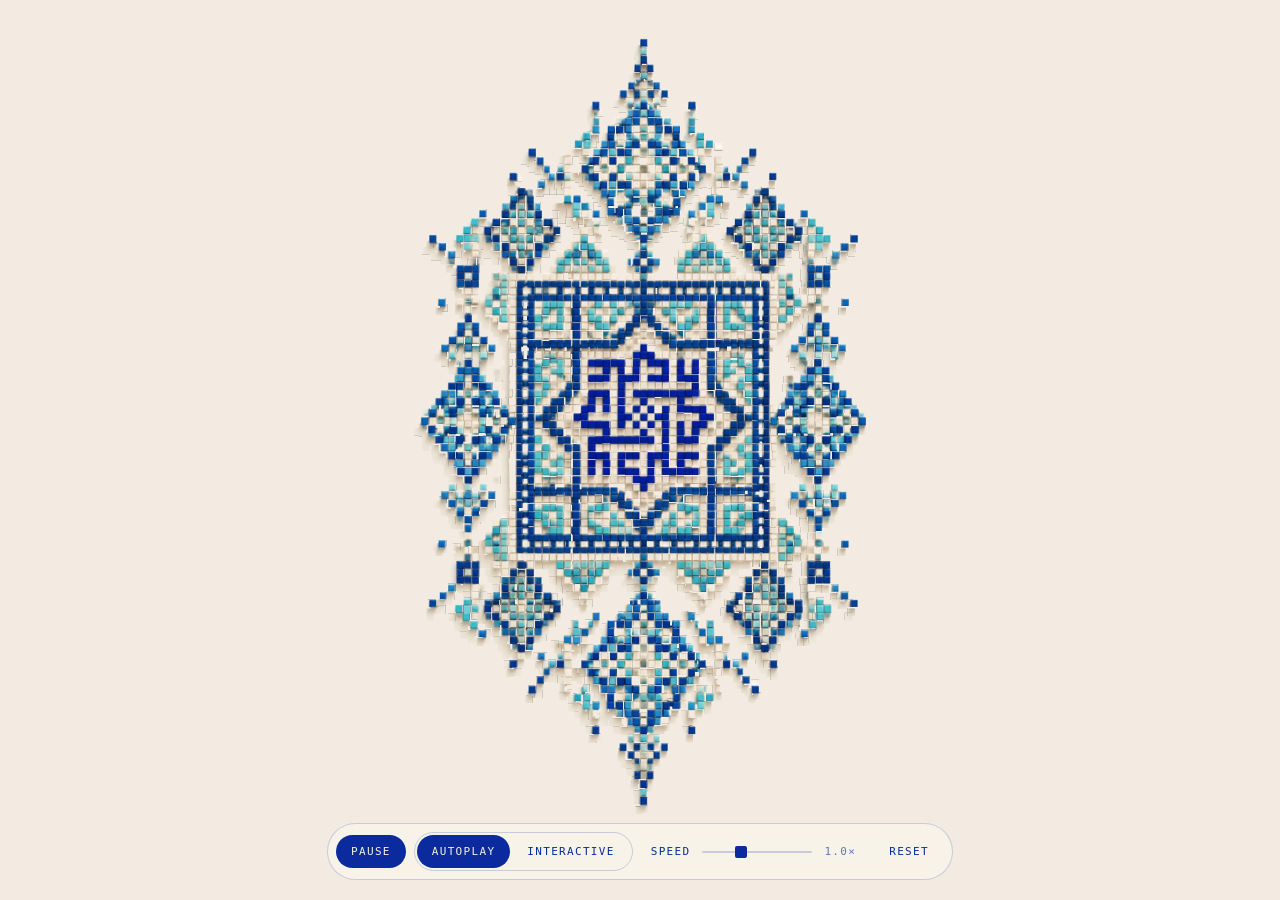
<file: first.html>
<!doctype html>
<html lang="en">
<head>
<meta charset="utf-8">
<meta name="viewport" content="width=device-width, initial-scale=1, viewport-fit=cover">
<title>Mosaic — Uzbek tile study</title>
<meta name="description" content="An Uzbek geometric ornament built from 3,400 individual ceramic tiles that dissolve into a swirling system and reassemble.">
<style>
  :root {
    --bg: #f3ebe2;
    --ink: #0a2a9e;
    --ink-soft: rgba(10, 42, 158, .62);
    --line: rgba(10, 42, 158, .2);
    --pill: rgba(250, 245, 236, .72);
    --mono: "Geist Mono", ui-monospace, "SF Mono", Menlo, Consolas, monospace;
  }
  * { box-sizing: border-box; }
  html, body { margin: 0; height: 100%; background: var(--bg); overflow: hidden; }
  body { font-family: var(--mono); color: var(--ink); -webkit-font-smoothing: antialiased; }
  canvas { position: fixed; inset: 0; width: 100%; height: 100%; display: block; touch-action: none; cursor: crosshair; }

  .hud { position: fixed; inset: 0; pointer-events: none; padding: 20px 20px calc(20px + env(safe-area-inset-bottom)); display: flex; flex-direction: column; justify-content: flex-end; }

  .bar { pointer-events: auto; align-self: center; display: flex; flex-wrap: wrap; justify-content: center; align-items: center; gap: 8px; padding: 8px; border: 1px solid var(--line); border-radius: 999px; background: var(--pill); -webkit-backdrop-filter: blur(14px); backdrop-filter: blur(14px); max-width: 100%; }
  button { font: inherit; font-size: 11px; letter-spacing: .12em; text-transform: uppercase; color: var(--ink); background: transparent; border: 1px solid transparent; border-radius: 999px; padding: 9px 14px; cursor: pointer; transition: background .2s, color .2s, border-color .2s; }
  button:hover { border-color: var(--line); }
  button:focus-visible, input:focus-visible { outline: 2px solid var(--ink); outline-offset: 2px; }
  button[aria-pressed="true"] { background: var(--ink); color: #f6efe4; }
  .seg { display: flex; gap: 2px; border: 1px solid var(--line); border-radius: 999px; padding: 2px; }
  .speed { display: flex; align-items: center; gap: 10px; font-size: 11px; letter-spacing: .12em; text-transform: uppercase; padding: 0 10px; }
  .speed output { min-width: 3.4ch; text-align: right; color: var(--ink-soft); }
  input[type=range] { -webkit-appearance: none; appearance: none; width: 110px; height: 2px; background: var(--line); border-radius: 2px; outline-offset: 6px; }
  input[type=range]::-webkit-slider-thumb { -webkit-appearance: none; width: 12px; height: 12px; border-radius: 2px; background: var(--ink); cursor: pointer; }
  input[type=range]::-moz-range-thumb { width: 12px; height: 12px; border: 0; border-radius: 2px; background: var(--ink); cursor: pointer; }

  @media (max-width: 640px) {
    .hud { padding: 14px 14px calc(14px + env(safe-area-inset-bottom)); }
    .bar { border-radius: 22px; }
    .speed { order: 5; width: 100%; justify-content: center; padding-bottom: 4px; }
    input[type=range] { width: 160px; }
  }
  .sr { position: absolute; width: 1px; height: 1px; overflow: hidden; clip: rect(0 0 0 0); white-space: nowrap; }
</style>
</head>
<body>
<canvas id="c" aria-label="Interactive mosaic of ceramic tiles forming an Uzbek geometric ornament" role="img"></canvas>

<div class="hud">
  <div class="bar" role="toolbar" aria-label="Animation controls">
    <button id="play" type="button" aria-pressed="true" title="Play / pause (Space)">Pause</button>
    <div class="seg" role="group" aria-label="Mode">
      <button id="mAuto" type="button" aria-pressed="true" title="Loops on its own (M)">Autoplay</button>
      <button id="mInt" type="button" aria-pressed="false" title="Rests assembled; hover and click to play (M)">Interactive</button>
    </div>
    <label class="speed"><span>Speed</span>
      <input id="speed" type="range" min="0.25" max="2.5" step="0.05" value="1" aria-label="Animation speed">
      <output id="speedOut" for="speed">1.0×</output>
    </label>
    <button id="reset" type="button" title="Return to the assembled mosaic (R)">Reset</button>
  </div>
</div>

<script src="vendor/three.min.js"></script>
<script src="tiles.js"></script>
<script src="mosaic-image.js"></script>
<script src="app.js"></script>
</body>
</html>
</file>
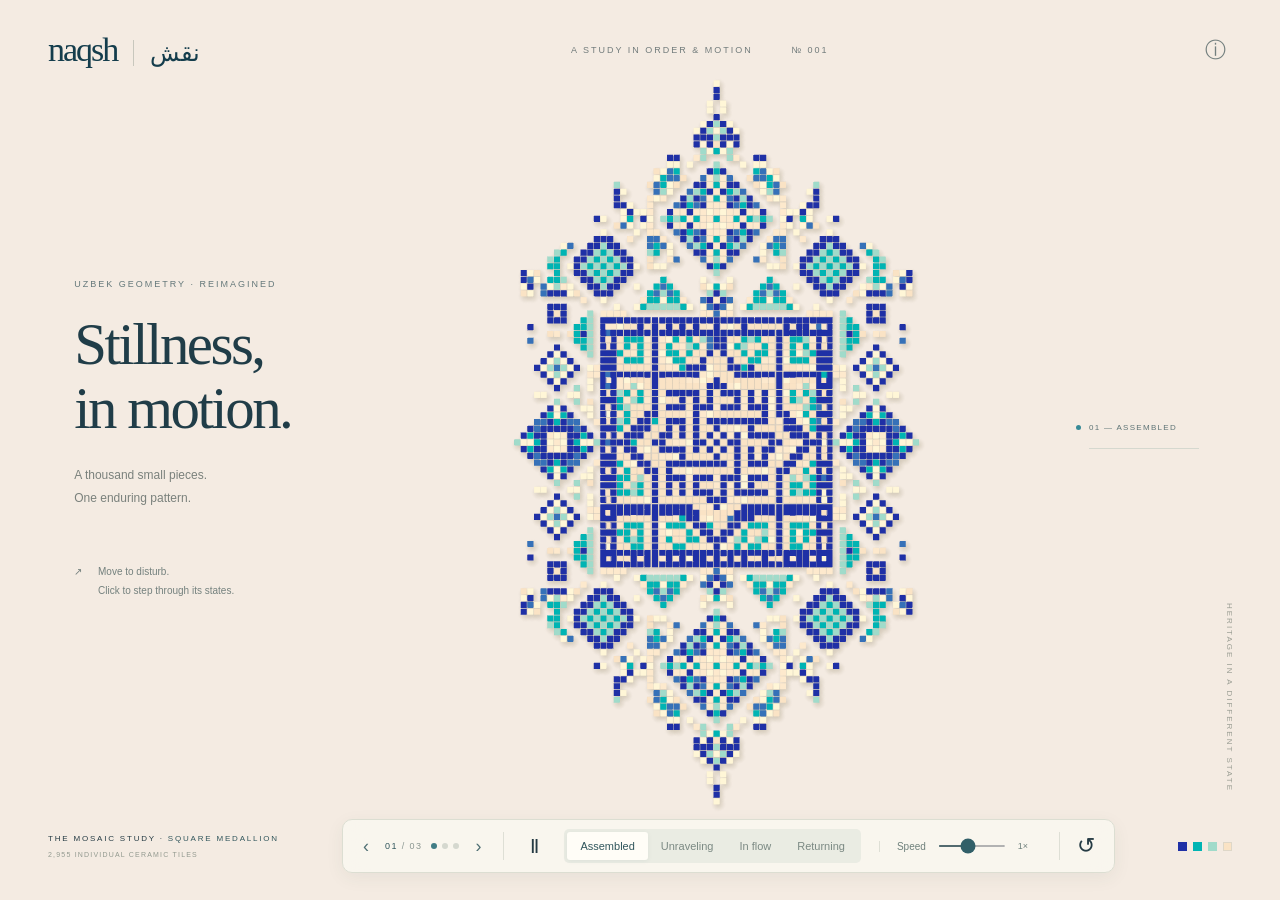
<file: naqsh/index.studio.html>
<!doctype html><html lang="en"><head><meta charset="utf-8"><meta name="viewport" content="width=device-width,initial-scale=1"><meta name="theme-color" content="#f4ebe2"><meta name="description" content="An interactive study of Uzbek ornament: individual ceramic tiles flowing between geometry and motion."><title>Naqsh — Mosaic in Motion</title><link rel="stylesheet" href="style.studio.css"></head><body>
<header><a class="wordmark" href="./">naqsh<span>نقش</span></a><span class="edition">A STUDY IN ORDER & MOTION <i>№ 001</i></span><button id="info" aria-label="About this study">ⓘ</button></header>
<main><div class="intro"><div class="eyebrow">UZBEK GEOMETRY · REIMAGINED</div><h1>Stillness,<br>in motion.</h1><p>A thousand small pieces.<br>One enduring pattern.</p><div class="hint"><span>↗</span> Move to disturb.<br><span></span> Click to step through its states.</div></div><canvas id="scene" aria-label="Interactive blue, turquoise and ivory Uzbek mosaic. Move your pointer to displace tiles or click to step to the next state."></canvas><div class="phase"><span class="dot"></span><span id="phase">01 — ASSEMBLED</span><div class="track"><b id="progress"></b></div></div><div class="side-label">HERITAGE IN A DIFFERENT STATE</div><div id="error" hidden>WebGL is unavailable in this browser. Please open this study in a browser with hardware acceleration enabled.</div></main>
<footer><div class="caption">THE MOSAIC STUDY · <b id="ornamentName"></b><span id="count">INDIVIDUAL CERAMIC TILES</span></div><div class="controls"><div class="ornaments" role="group" aria-label="Ornament"><button id="prevOrnament" aria-label="Previous ornament" title="Previous ornament (←)">‹</button><span class="index"><b id="ornamentIndex">01</b> <span id="ornamentTotal">/ 02</span></span><span id="ornamentDots" class="dots"></span><button id="nextOrnament" aria-label="Next ornament" title="Next ornament (→)">›</button></div><button id="play" aria-label="Pause animation">Ⅱ</button><div class="segmented states" id="states" role="group" aria-label="State"></div><label class="speed">Speed <input id="speed" type="range" min="0.25" max="2" step="0.25" value="1"><output id="speedValue">1×</output></label><button id="reset" aria-label="Reset mosaic to assembled state" title="Reset mosaic">↺</button></div><span class="palette"><i></i><i></i><i></i><i></i></span></footer>
<dialog id="about"><button id="close" aria-label="Close about">×</button><div class="eyebrow">ABOUT THE STUDY</div><h2>Geometry remembers.</h2><p>Drawn from the supplied Uzbek ornament, each ceramic square keeps its own place in the pattern. A traveling wave loosens the geometry into curved streams before every piece finds its way home.</p><p>Move over the mosaic to disturb its surface. Choose a state below — assembled, unraveling, in flow or returning — or click the mosaic to step to the next one. Keys 1–4 select a state; ← → switch ornaments.</p><small>Reduced motion follows your system preference.</small></dialog><script type="module" src="app.studio.js"></script></body></html>
</file>
<file: naqsh/style.studio.css>
:root{font-family:Arial,Helvetica,sans-serif;color:#253b44;background:#f4ebe2;font-synthesis:none}*{box-sizing:border-box}body{margin:0;overflow:hidden}button,a,input{-webkit-tap-highlight-color:transparent}button{font:inherit;cursor:pointer;color:inherit}button:focus-visible,a:focus-visible,input:focus-visible{outline:2px solid #167f93;outline-offset:5px}header{position:fixed;z-index:2;top:0;left:0;right:0;height:100px;padding:0 48px;display:flex;align-items:center;justify-content:space-between;pointer-events:none}header>*{pointer-events:auto}.wordmark{text-decoration:none;color:#143d4c;font-family:Georgia,serif;font-size:34px;letter-spacing:-2px}.wordmark span{margin-left:16px;padding-left:16px;border-left:1px solid #c8c7bd;font-size:24px;letter-spacing:0}.edition{font-size:9px;letter-spacing:2px;color:#727c7c}.edition i{font-style:normal;margin-left:34px}#info{border:0;background:none;font-size:21px;color:#737f7e}main,canvas{position:absolute;inset:0;width:100%;height:100%}canvas{touch-action:none}.intro{position:absolute;z-index:1;left:5.8%;top:31%;pointer-events:none}.eyebrow{font-size:9px;letter-spacing:2px;color:#64787a}h1{font:normal clamp(38px,4.6vw,72px)/1.08 Georgia,serif;letter-spacing:-2.5px;margin:24px 0;color:#203d48}.intro p{font-size:12px;line-height:1.9;color:#7a817c}.hint{margin-top:52px;font-size:10px;line-height:1.9;color:#74817e}.hint span{display:inline-block;width:21px}.phase{position:absolute;right:5%;top:47%;width:140px;font-size:8px;letter-spacing:1.3px;color:#5e7476;pointer-events:none}.dot{display:inline-block;width:5px;height:5px;background:#368a97;border-radius:50%;margin-right:8px}.track{height:1px;background:#d5d8cf;margin:16px 0 0 13px;width:110px}.track b{display:block;height:1px;background:#417d85;width:0}.side-label{position:absolute;right:46px;top:67%;writing-mode:vertical-rl;font-size:8px;letter-spacing:2px;color:#9b9e94}footer{position:fixed;bottom:0;left:0;right:0;z-index:2;display:flex;justify-content:space-between;align-items:center;padding:27px 48px}.caption{font-size:8px;letter-spacing:1.8px}.caption span{display:block;margin-top:8px;font-size:7px;letter-spacing:1.2px;color:#92998f}.controls{display:flex;align-items:center;gap:18px;background:#faf7f0dc;border:1px solid #dcded2;border-radius:10px;padding:9px 13px;box-shadow:0 5px 18px #284b4010;backdrop-filter:blur(12px)}.controls button{border:0;background:none;font-size:11px}.controls #play{font-size:19px;width:24px;height:28px}.segmented{background:#eaece3;border-radius:5px;padding:3px;display:flex}.segmented button{padding:8px 13px;border-radius:3px;color:#7b8983}.segmented .selected{background:#fffdf7;color:#31565c;box-shadow:0 1px 5px #203d4810}.speed{border-left:1px solid #dedfd5;padding-left:17px;display:flex;align-items:center;gap:10px;font-size:10px;color:#6f807b}.speed input{width:68px;accent-color:#315f68;height:2px}.speed output{width:23px;font-size:9px}.controls #reset{font-size:22px;border-left:1px solid #dedfd5;padding-left:17px}.palette{display:flex;gap:6px}.palette i{width:9px;height:9px;background:#1f30a6}.palette i:nth-child(2){background:#00b4b3}.palette i:nth-child(3){background:#a0dbca}.palette i:nth-child(4){background:#fae3c5;border:1px solid #ded7c8}.caption b{font-weight:normal;color:#31565c}.ornaments{display:flex;align-items:center;gap:9px;border-right:1px solid #dedfd5;padding-right:15px;color:#31565c}.ornaments button{font-size:18px;line-height:1;width:20px;height:28px;color:#4f6f73}.ornaments .index{font-size:9px;letter-spacing:1.4px;color:#8a9690;white-space:nowrap}.ornaments .index b{font-weight:normal;color:#31565c}.dots{display:flex;gap:5px}.controls .dots button{width:6px;height:6px;padding:0;border-radius:50%;background:#d5d8cf}.controls .dots button.selected{background:#417d85}.states .n{display:none;font-size:9px;letter-spacing:1px}dialog{max-width:440px;border:1px solid #d5d7cb;border-radius:10px;background:#f8f4eb;color:#34545a;padding:40px;box-shadow:0 30px 100px #163c4030}dialog::backdrop{background:#f4ebe280;backdrop-filter:blur(7px)}dialog h2{font:32px Georgia,serif}dialog p{font-size:13px;line-height:1.9}dialog small{font-size:10px;color:#83918b}#close{position:absolute;right:15px;top:10px;border:0;background:none;font-size:24px}#error{position:absolute;top:50%;left:35%;width:40%;padding:30px;background:#fff9ed}@media(max-width:760px){header{height:75px;padding:0 24px}.wordmark{font-size:28px}.edition{font-size:7px;letter-spacing:1px}.edition i{display:none}.intro{top:100px;left:25px}.intro .eyebrow{font-size:7px}h1{font-size:34px;margin:13px 0;letter-spacing:-1px}.intro p,.hint{display:none}.phase{top:auto;bottom:112px;right:25px;width:120px;font-size:7px}.side-label{display:none}footer{padding:18px 14px;justify-content:center}.caption,.palette{display:none}.controls{gap:10px;padding:8px}.segmented button{padding:8px 10px}.speed{padding-left:10px;gap:6px}.speed input{width:45px}.controls #reset{padding-left:10px}.controls{flex-wrap:wrap;justify-content:center;row-gap:6px;max-width:calc(100vw - 28px)}.ornaments{order:-1;flex-basis:100%;justify-content:center;gap:14px;border-right:0;border-bottom:1px solid #dedfd5;padding:0 0 5px}.states button{padding:8px 9px}.states .l{display:none}.states .n{display:inline}.speed{font-size:0;gap:5px}.speed output{font-size:9px}.phase{bottom:150px}}
</file>
